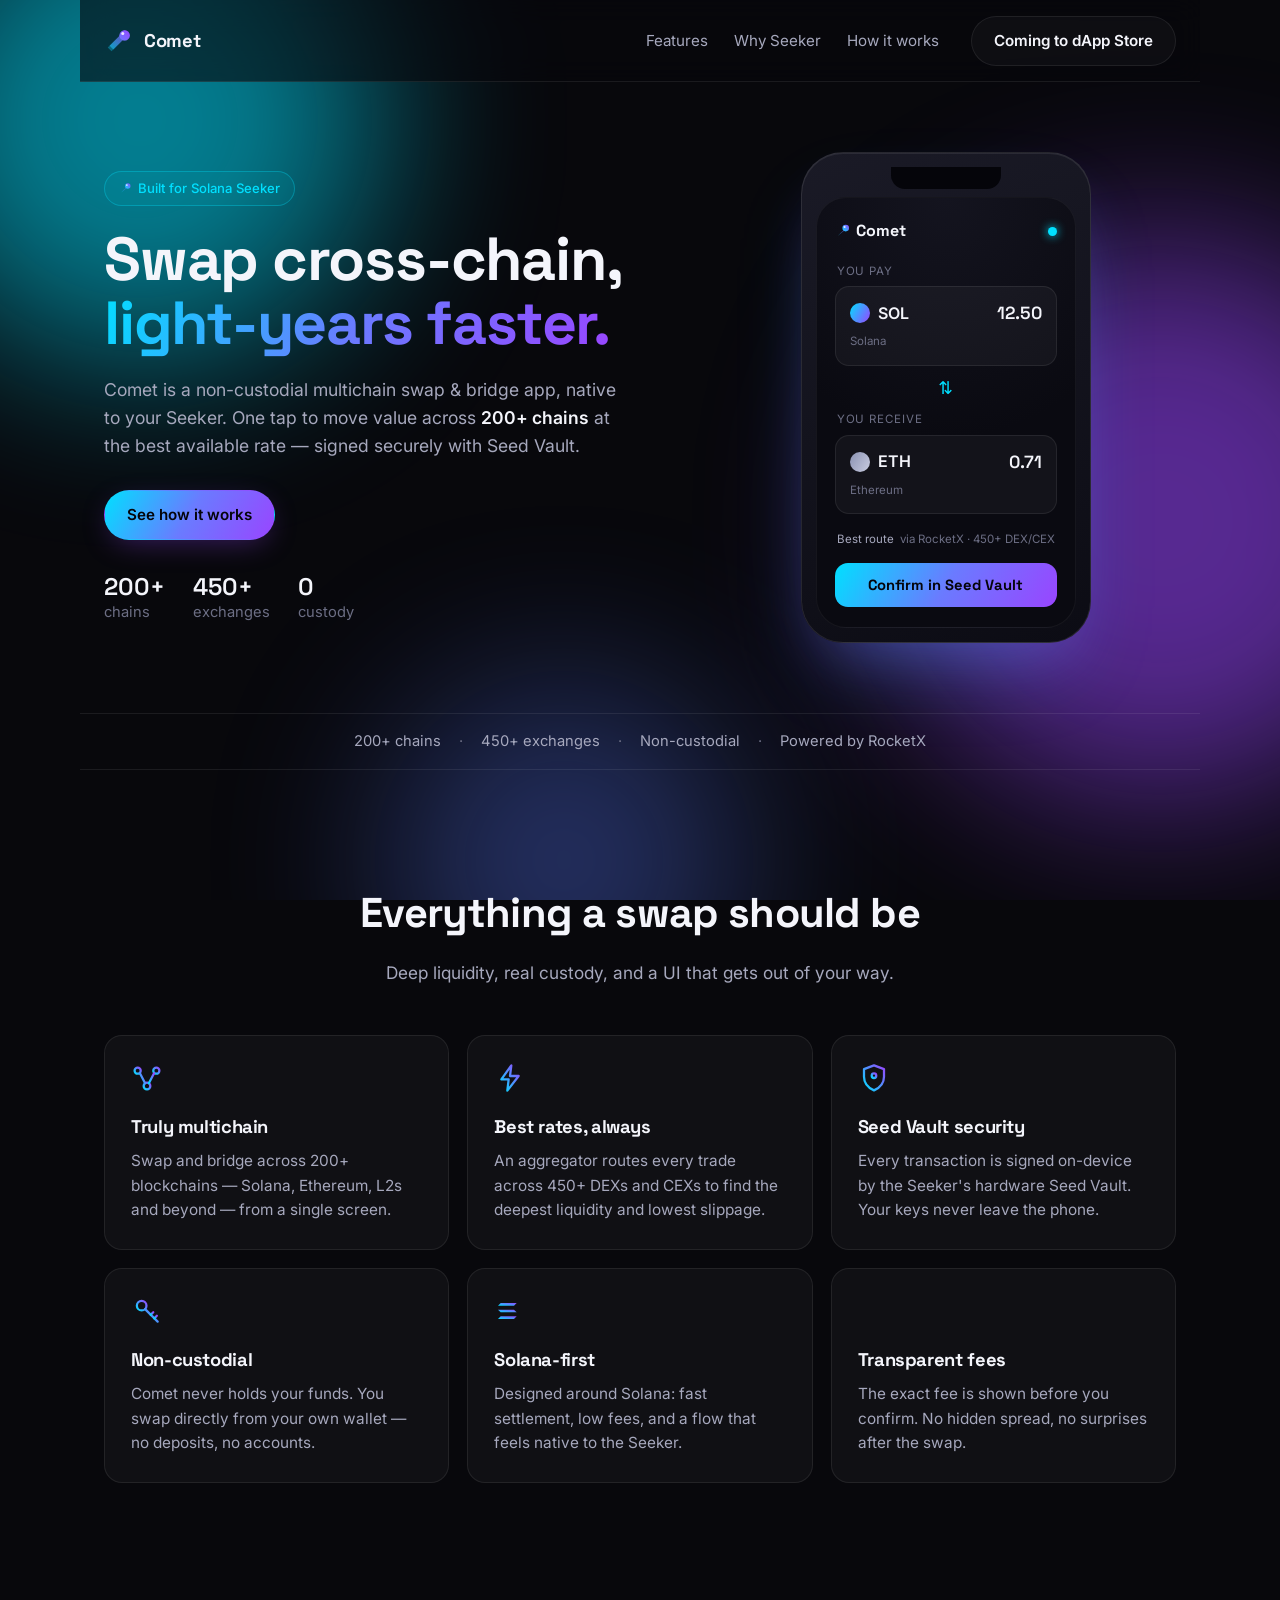
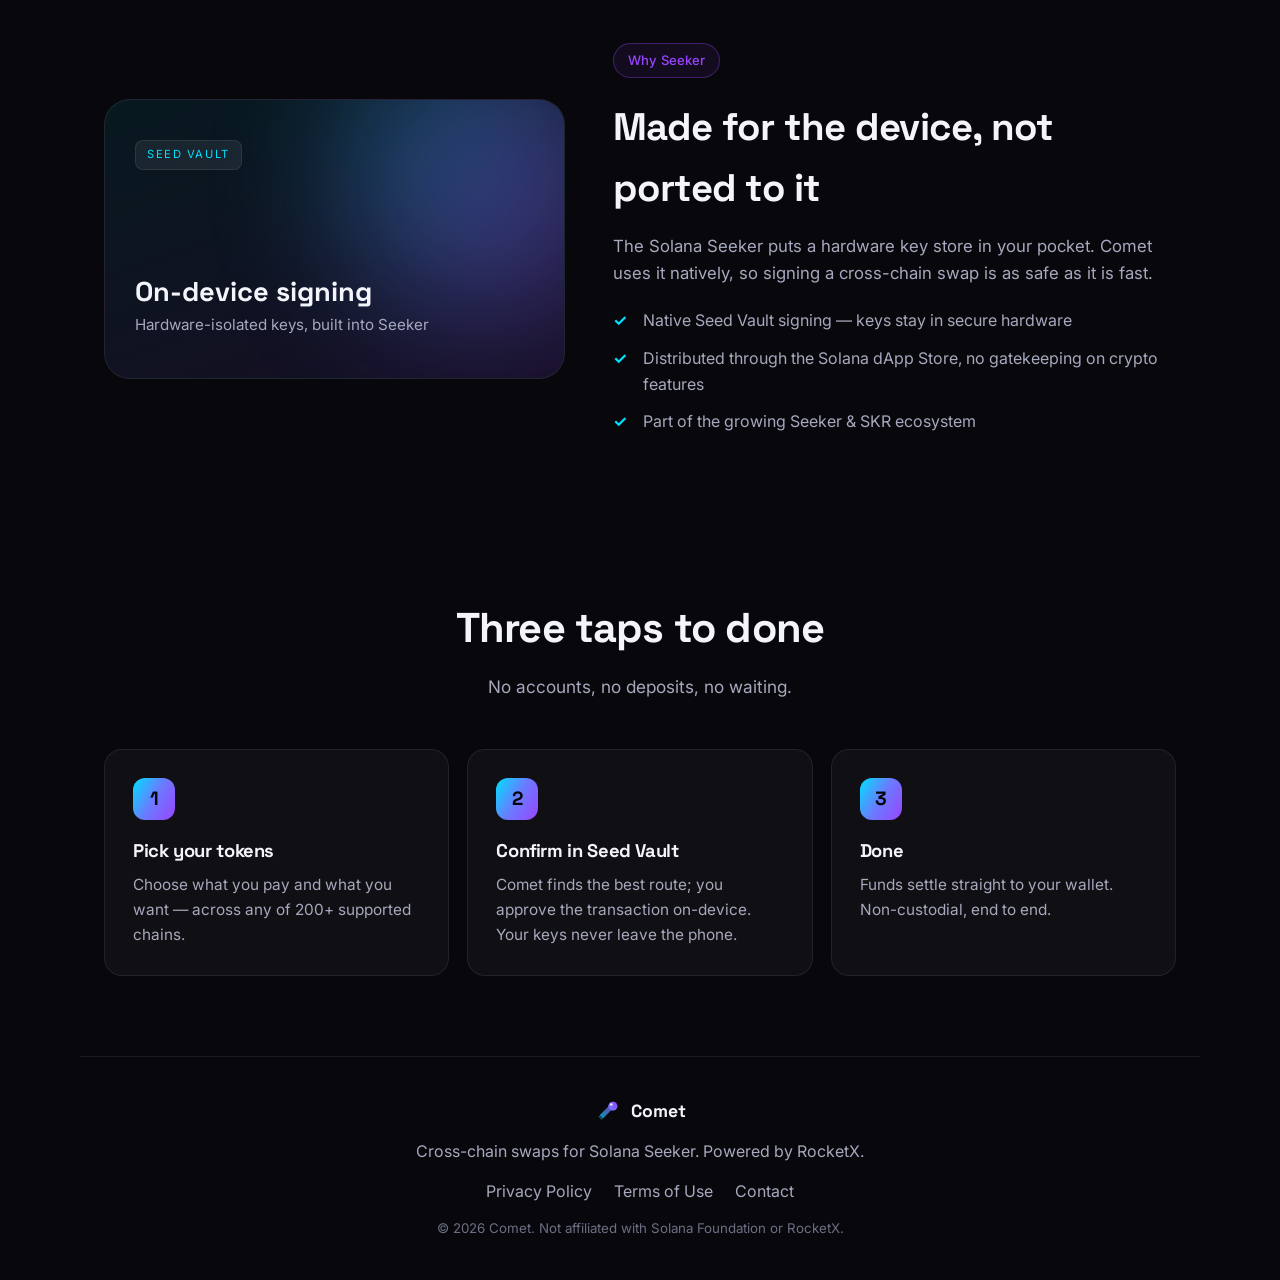
<file: index.html>
<!DOCTYPE html>
<html lang="en">
<head>
  <meta charset="UTF-8" />
  <meta name="viewport" content="width=device-width, initial-scale=1.0" />
  <title>Comet — Cross-chain swaps for Solana Seeker</title>
  <meta name="description" content="Comet is a non-custodial multichain swap & bridge app built for the Solana Seeker. Swap across 200+ chains at the best rates, signed securely with Seed Vault." />
  <meta name="theme-color" content="#08080C" />

  <!-- Open Graph -->
  <meta property="og:title" content="Comet — Cross-chain swaps for Solana Seeker" />
  <meta property="og:description" content="Swap across 200+ chains, light-years faster. Non-custodial, Solana-first, built for Seeker." />
  <meta property="og:type" content="website" />

  <link rel="icon" href="favicon.svg" type="image/svg+xml" />
  <link rel="preconnect" href="https://fonts.googleapis.com" />
  <link rel="preconnect" href="https://fonts.gstatic.com" crossorigin />
  <link href="https://fonts.googleapis.com/css2?family=Space+Grotesk:wght@500;600;700&family=Inter:wght@400;500;600&display=swap" rel="stylesheet" />
  <link rel="stylesheet" href="styles.css" />
</head>
<body>
  <!-- Shared gradient for inline icons -->
  <svg width="0" height="0" style="position:absolute" aria-hidden="true" focusable="false">
    <defs>
      <linearGradient id="ig" x1="0" y1="1" x2="1" y2="0">
        <stop stop-color="#00E0FF" />
        <stop offset="1" stop-color="#9945FF" />
      </linearGradient>
    </defs>
  </svg>

  <!-- Animated background orbs -->
  <div class="bg-orbs" aria-hidden="true">
    <span class="orb orb--cyan"></span>
    <span class="orb orb--violet"></span>
    <span class="orb orb--cyan2"></span>
  </div>

  <!-- Nav -->
  <header class="nav">
    <a class="brand" href="#top" aria-label="Comet home">
      <img src="assets/logo.svg" alt="" class="brand__logo" width="30" height="30" />
      <span class="brand__name">Comet</span>
    </a>
    <nav class="nav__links">
      <a href="#features">Features</a>
      <a href="#seeker">Why Seeker</a>
      <a href="#how">How it works</a>
    </nav>
    <a href="mailto:cismytb@gmail.com" class="btn btn--ghost nav__cta">Coming to dApp Store</a>
  </header>

  <main id="top">
    <!-- Hero -->
    <section class="hero">
      <div class="hero__copy">
        <span class="pill"><svg class="ico-inline" viewBox="0 0 24 24" aria-hidden="true"><circle cx="15.3" cy="8.7" r="4.7" fill="url(#ig)"/><path d="M12.6 11.4 Q7.5 15.8 4 20 Q9.6 15.2 13.7 12.3 Z" fill="url(#ig)" opacity="0.5"/><circle cx="13.7" cy="7.1" r="1.5" fill="#fff" opacity="0.85"/></svg>Built for Solana Seeker</span>
        <h1 class="hero__title">
          Swap cross-chain,<br /><span class="gradient-text">light-years faster.</span>
        </h1>
        <p class="hero__sub">
          Comet is a non-custodial multichain swap &amp; bridge app, native to your
          Seeker. One tap to move value across <strong>200+ chains</strong> at the
          best available rate — signed securely with Seed Vault.
        </p>
        <div class="hero__actions">
          <a href="#how" class="btn btn--primary">See how it works</a>
        </div>
        <ul class="trust" aria-label="Highlights">
          <li><strong>200+</strong> chains</li>
          <li><strong>450+</strong> exchanges</li>
          <li><strong>0</strong> custody</li>
        </ul>
      </div>

      <!-- Phone mockup -->
      <div class="hero__phone" aria-hidden="true">
        <div class="phone">
          <div class="phone__notch"></div>
          <div class="phone__screen">
            <div class="app__top">
              <span class="app__logo"><svg class="ico-inline" viewBox="0 0 24 24" aria-hidden="true"><circle cx="15.3" cy="8.7" r="4.7" fill="url(#ig)"/><path d="M12.6 11.4 Q7.5 15.8 4 20 Q9.6 15.2 13.7 12.3 Z" fill="url(#ig)" opacity="0.5"/><circle cx="13.7" cy="7.1" r="1.5" fill="#fff" opacity="0.85"/></svg>Comet</span>
              <span class="app__dot"></span>
            </div>
            <p class="app__label">You pay</p>
            <div class="swap-card">
              <div class="swap-card__row">
                <span class="token"><span class="token__ico token__ico--sol"></span>SOL</span>
                <span class="amount">12.50</span>
              </div>
              <small class="swap-card__chain">Solana</small>
            </div>
            <div class="swap-arrow">⇅</div>
            <p class="app__label">You receive</p>
            <div class="swap-card">
              <div class="swap-card__row">
                <span class="token"><span class="token__ico token__ico--eth"></span>ETH</span>
                <span class="amount">0.71</span>
              </div>
              <small class="swap-card__chain">Ethereum</small>
            </div>
            <div class="route">
              <span>Best route</span>
              <span class="route__via">via RocketX · 450+ DEX/CEX</span>
            </div>
            <button class="app__cta">Confirm in Seed Vault</button>
          </div>
        </div>
      </div>
    </section>

    <!-- Trust strip -->
    <div class="strip">
      <span>200+ chains</span><i>·</i>
      <span>450+ exchanges</span><i>·</i>
      <span>Non-custodial</span><i>·</i>
      <span>Powered by RocketX</span>
    </div>

    <!-- Features -->
    <section id="features" class="section">
      <div class="section__head reveal">
        <h2>Everything a swap should be</h2>
        <p>Deep liquidity, real custody, and a UI that gets out of your way.</p>
      </div>
      <div class="grid">
        <article class="card reveal">
          <div class="card__ico"><svg class="ico" viewBox="0 0 24 24" fill="none" stroke="url(#ig)" stroke-width="1.7" stroke-linecap="round" stroke-linejoin="round" aria-hidden="true"><circle cx="5" cy="6.5" r="2.3"/><circle cx="19" cy="6.5" r="2.3"/><circle cx="12" cy="18" r="2.5"/><path d="M6.7 8.4 10.6 15.9"/><path d="M17.3 8.4 13.4 15.9"/><path d="M7.2 6.5h9.6"/></svg></div>
          <h3>Truly multichain</h3>
          <p>Swap and bridge across 200+ blockchains — Solana, Ethereum, L2s and beyond — from a single screen.</p>
        </article>
        <article class="card reveal">
          <div class="card__ico"><svg class="ico" viewBox="0 0 24 24" fill="none" stroke="url(#ig)" stroke-width="1.7" stroke-linecap="round" stroke-linejoin="round" aria-hidden="true"><path d="M13 2.5 5.5 13H11l-1 8.5L18.5 10.5H12z"/></svg></div>
          <h3>Best rates, always</h3>
          <p>An aggregator routes every trade across 450+ DEXs and CEXs to find the deepest liquidity and lowest slippage.</p>
        </article>
        <article class="card reveal">
          <div class="card__ico"><svg class="ico" viewBox="0 0 24 24" fill="none" stroke="url(#ig)" stroke-width="1.7" stroke-linecap="round" stroke-linejoin="round" aria-hidden="true"><path d="M12 2.5 19.5 5.3V11c0 5-3.4 8.4-7.5 10.3C7.9 19.4 4.5 16 4.5 11V5.3z"/><circle cx="12" cy="10.3" r="1.7"/><path d="M12 12v3"/></svg></div>
          <h3>Seed Vault security</h3>
          <p>Every transaction is signed on-device by the Seeker's hardware Seed Vault. Your keys never leave the phone.</p>
        </article>
        <article class="card reveal">
          <div class="card__ico"><svg class="ico" viewBox="0 0 24 24" fill="none" stroke="url(#ig)" stroke-width="1.7" stroke-linecap="round" stroke-linejoin="round" aria-hidden="true"><circle cx="8" cy="8" r="3.6"/><path d="M10.6 10.6 20 20"/><path d="M17.5 17.5 19.4 15.6"/><path d="M14.8 14.8 16.7 12.9"/></svg></div>
          <h3>Non-custodial</h3>
          <p>Comet never holds your funds. You swap directly from your own wallet — no deposits, no accounts.</p>
        </article>
        <article class="card reveal">
          <div class="card__ico"><svg class="ico" viewBox="0 0 24 24" fill="url(#ig)" aria-hidden="true"><path d="M5 6h12l-2 2H3z"/><path d="M3 11h12l2 2H5z"/><path d="M5 16h12l-2 2H3z"/></svg></div>
          <h3>Solana-first</h3>
          <p>Designed around Solana: fast settlement, low fees, and a flow that feels native to the Seeker.</p>
        </article>
        <article class="card reveal">
          <div class="card__ico"><svg class="ico" viewBox="0 0 24 24" fill="none" stroke="url(#ig)" stroke-width="1.7" stroke-linecap="round" stroke-linejoin="round" aria-hidden="true"><path d="M4 20h16"/><path d="M7 20v-5"/><path d="M12 20V8"/><path d="M17 20v-9"/></svg></div>
          <h3>Transparent fees</h3>
          <p>The exact fee is shown before you confirm. No hidden spread, no surprises after the swap.</p>
        </article>
      </div>
    </section>

    <!-- Why Seeker -->
    <section id="seeker" class="section section--split">
      <div class="split__media reveal" aria-hidden="true">
        <div class="seeker-card">
          <span class="seeker-card__chip">SEED VAULT</span>
          <div class="seeker-card__glow"></div>
          <p class="seeker-card__big">On-device signing</p>
          <p class="seeker-card__small">Hardware-isolated keys, built into Seeker</p>
        </div>
      </div>
      <div class="split__copy reveal">
        <span class="pill pill--soft">Why Seeker</span>
        <h2>Made for the device, not ported to it</h2>
        <p>The Solana Seeker puts a hardware key store in your pocket. Comet uses it natively, so signing a cross-chain swap is as safe as it is fast.</p>
        <ul class="checks">
          <li>Native Seed Vault signing — keys stay in secure hardware</li>
          <li>Distributed through the Solana dApp Store, no gatekeeping on crypto features</li>
          <li>Part of the growing Seeker &amp; SKR ecosystem</li>
        </ul>
      </div>
    </section>

    <!-- How it works -->
    <section id="how" class="section">
      <div class="section__head reveal">
        <h2>Three taps to done</h2>
        <p>No accounts, no deposits, no waiting.</p>
      </div>
      <ol class="steps">
        <li class="step reveal">
          <span class="step__n">1</span>
          <h3>Pick your tokens</h3>
          <p>Choose what you pay and what you want — across any of 200+ supported chains.</p>
        </li>
        <li class="step reveal">
          <span class="step__n">2</span>
          <h3>Confirm in Seed Vault</h3>
          <p>Comet finds the best route; you approve the transaction on-device. Your keys never leave the phone.</p>
        </li>
        <li class="step reveal">
          <span class="step__n">3</span>
          <h3>Done</h3>
          <p>Funds settle straight to your wallet. Non-custodial, end to end.</p>
        </li>
      </ol>
    </section>
  </main>

  <footer class="footer">
    <div class="footer__brand">
      <img src="assets/logo.svg" alt="" width="26" height="26" />
      <span>Comet</span>
    </div>
    <p class="footer__tag">Cross-chain swaps for Solana Seeker. Powered by RocketX.</p>
    <nav class="footer__links">
      <a href="privacy.html">Privacy Policy</a>
      <a href="terms.html">Terms of Use</a>
      <a href="mailto:cismytb@gmail.com">Contact</a>
    </nav>
    <small class="footer__copy">© <span id="year">2026</span> Comet. Not affiliated with Solana Foundation or RocketX.</small>
  </footer>

  <script src="script.js"></script>
</body>
</html>
</file>
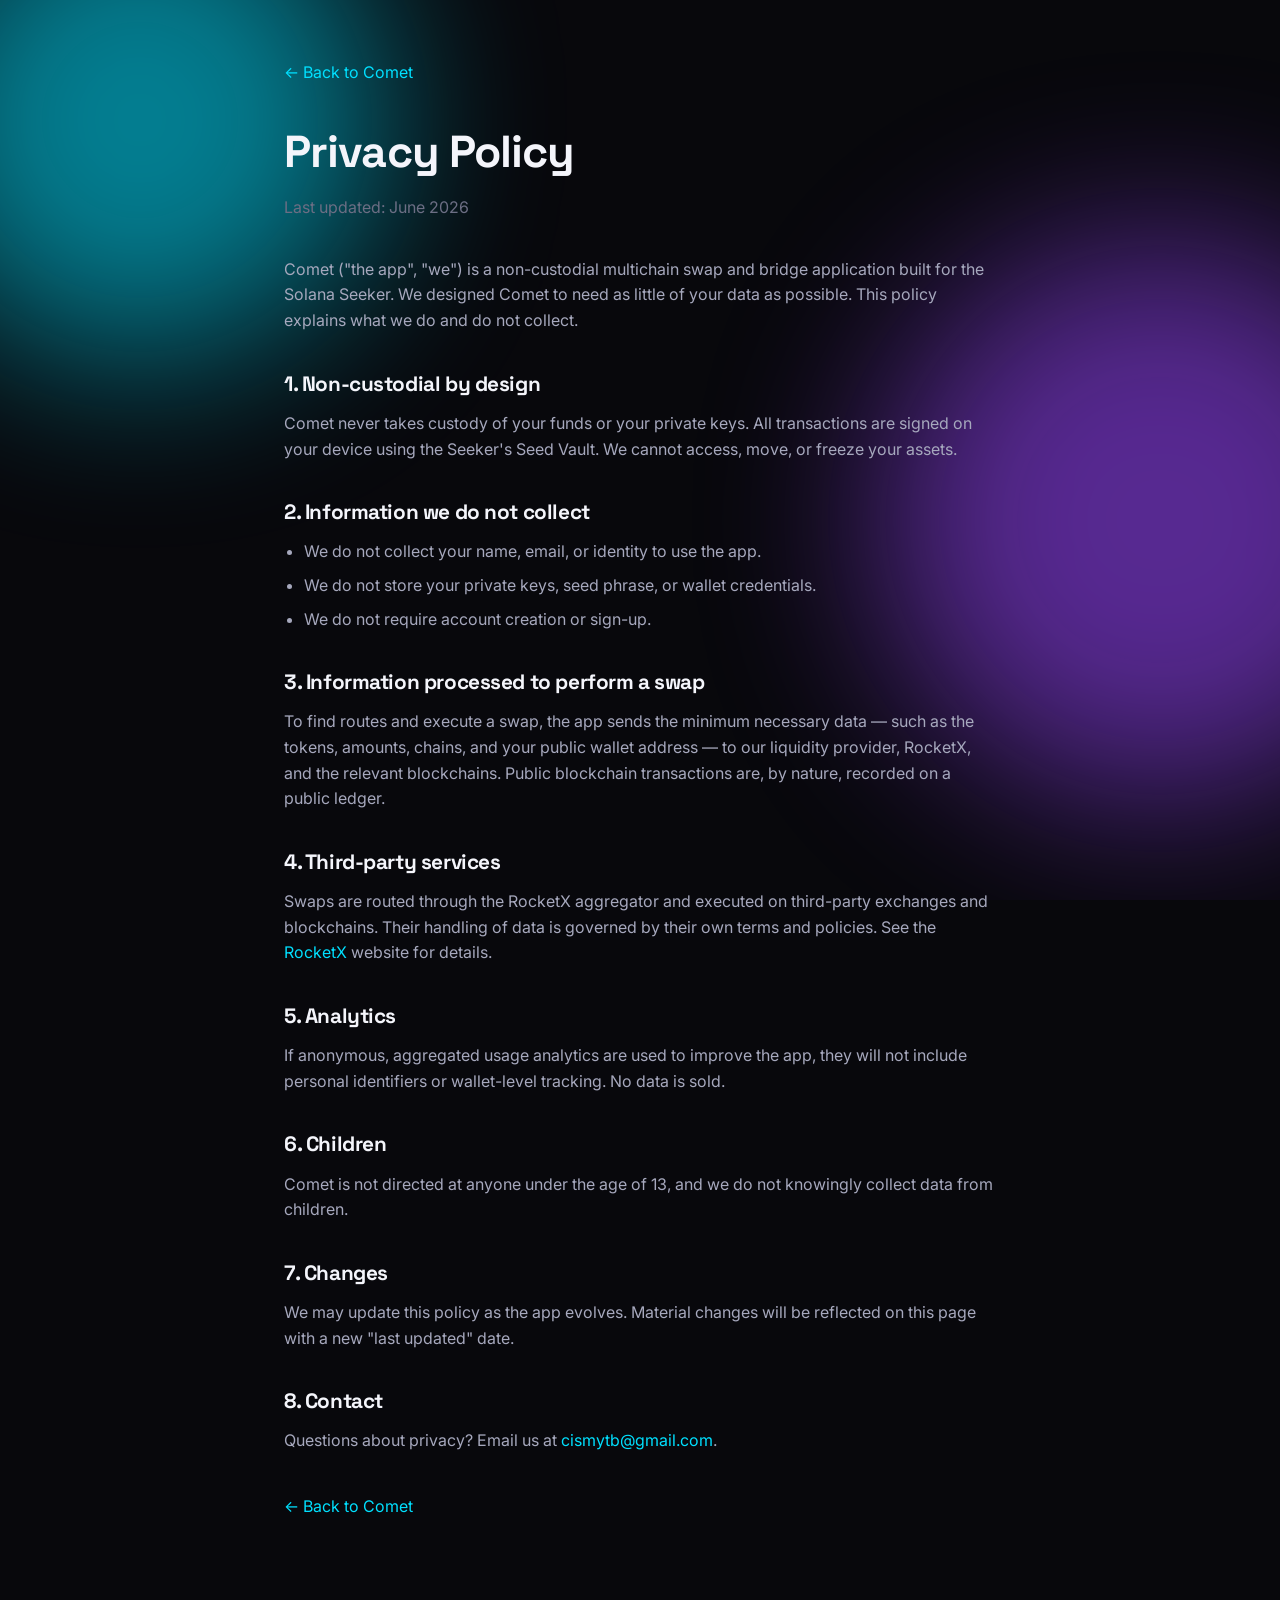
<file: privacy.html>
<!DOCTYPE html>
<html lang="en">
<head>
  <meta charset="UTF-8" />
  <meta name="viewport" content="width=device-width, initial-scale=1.0" />
  <title>Privacy Policy — Comet</title>
  <meta name="description" content="Privacy policy for the Comet app — a non-custodial multichain swap app for Solana Seeker." />
  <link rel="icon" href="favicon.svg" type="image/svg+xml" />
  <link rel="preconnect" href="https://fonts.googleapis.com" />
  <link rel="preconnect" href="https://fonts.gstatic.com" crossorigin />
  <link href="https://fonts.googleapis.com/css2?family=Space+Grotesk:wght@600;700&family=Inter:wght@400;500;600&display=swap" rel="stylesheet" />
  <link rel="stylesheet" href="styles.css" />
  <style>
    .doc { max-width: 760px; margin: 0 auto; padding: 60px 24px 90px; }
    .doc h1 { font-size: clamp(2rem, 5vw, 2.8rem); margin-bottom: 8px; }
    .doc .updated { color: var(--ink-faint); margin-bottom: 36px; }
    .doc h2 { font-size: 1.3rem; margin: 34px 0 10px; }
    .doc p, .doc li { color: var(--ink-dim); }
    .doc ul { margin: 10px 0 0 20px; display: grid; gap: 8px; }
    .doc a { color: var(--cyan); }
    .back { display: inline-flex; align-items: center; gap: 8px; margin-bottom: 30px; color: var(--ink-dim); }
    .back:hover { color: var(--ink); }
  </style>
</head>
<body>
  <div class="bg-orbs" aria-hidden="true">
    <span class="orb orb--cyan"></span>
    <span class="orb orb--violet"></span>
  </div>

  <main class="doc">
    <a class="back" href="index.html">← Back to Comet</a>
    <h1>Privacy Policy</h1>
    <p class="updated">Last updated: June 2026</p>

    <p>Comet ("the app", "we") is a non-custodial multichain swap and bridge application built for the Solana Seeker. We designed Comet to need as little of your data as possible. This policy explains what we do and do not collect.</p>

    <h2>1. Non-custodial by design</h2>
    <p>Comet never takes custody of your funds or your private keys. All transactions are signed on your device using the Seeker's Seed Vault. We cannot access, move, or freeze your assets.</p>

    <h2>2. Information we do not collect</h2>
    <ul>
      <li>We do not collect your name, email, or identity to use the app.</li>
      <li>We do not store your private keys, seed phrase, or wallet credentials.</li>
      <li>We do not require account creation or sign-up.</li>
    </ul>

    <h2>3. Information processed to perform a swap</h2>
    <p>To find routes and execute a swap, the app sends the minimum necessary data — such as the tokens, amounts, chains, and your public wallet address — to our liquidity provider, RocketX, and the relevant blockchains. Public blockchain transactions are, by nature, recorded on a public ledger.</p>

    <h2>4. Third-party services</h2>
    <p>Swaps are routed through the RocketX aggregator and executed on third-party exchanges and blockchains. Their handling of data is governed by their own terms and policies. See the <a href="https://www.rocketx.exchange/" target="_blank" rel="noopener">RocketX</a> website for details.</p>

    <h2>5. Analytics</h2>
    <p>If anonymous, aggregated usage analytics are used to improve the app, they will not include personal identifiers or wallet-level tracking. No data is sold.</p>

    <h2>6. Children</h2>
    <p>Comet is not directed at anyone under the age of 13, and we do not knowingly collect data from children.</p>

    <h2>7. Changes</h2>
    <p>We may update this policy as the app evolves. Material changes will be reflected on this page with a new "last updated" date.</p>

    <h2>8. Contact</h2>
    <p>Questions about privacy? Email us at <a href="mailto:cismytb@gmail.com">cismytb@gmail.com</a>.</p>

    <p style="margin-top:40px"><a class="back" href="index.html">← Back to Comet</a></p>
  </main>
</body>
</html>
</file>
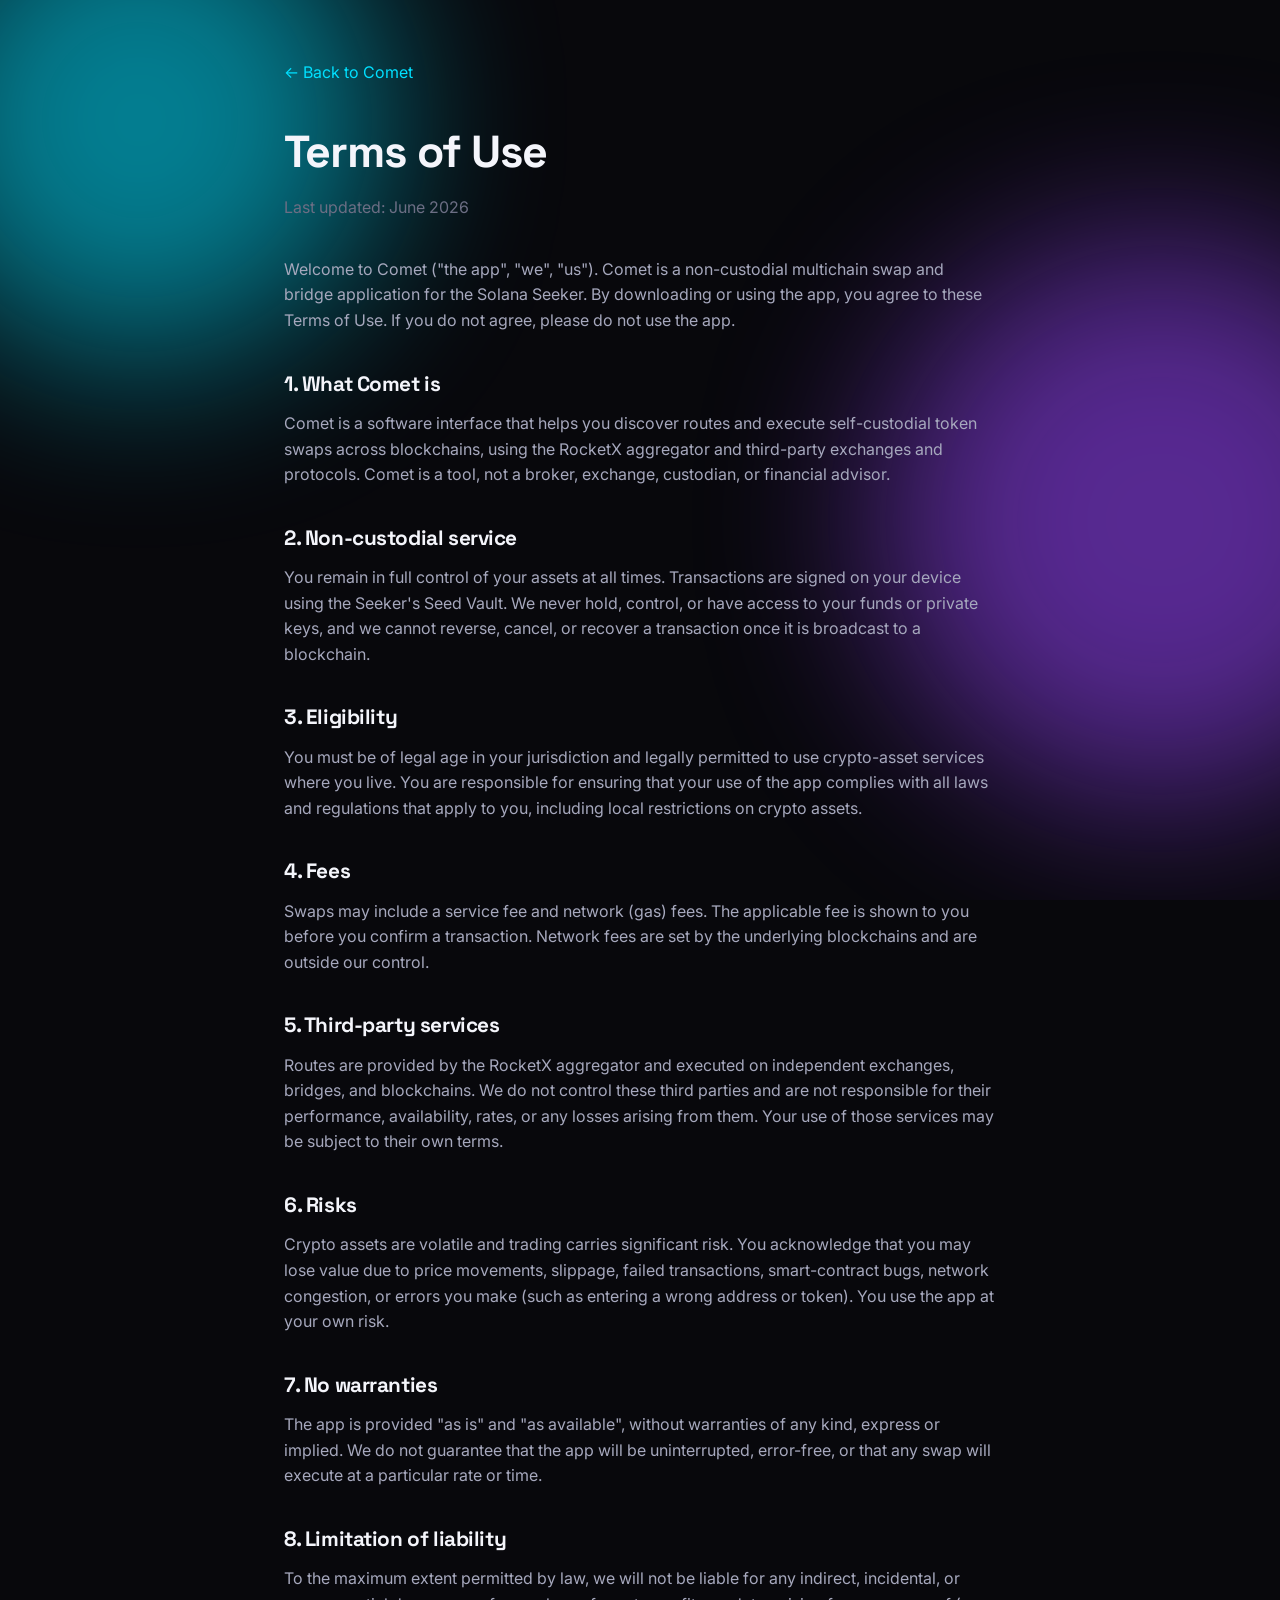
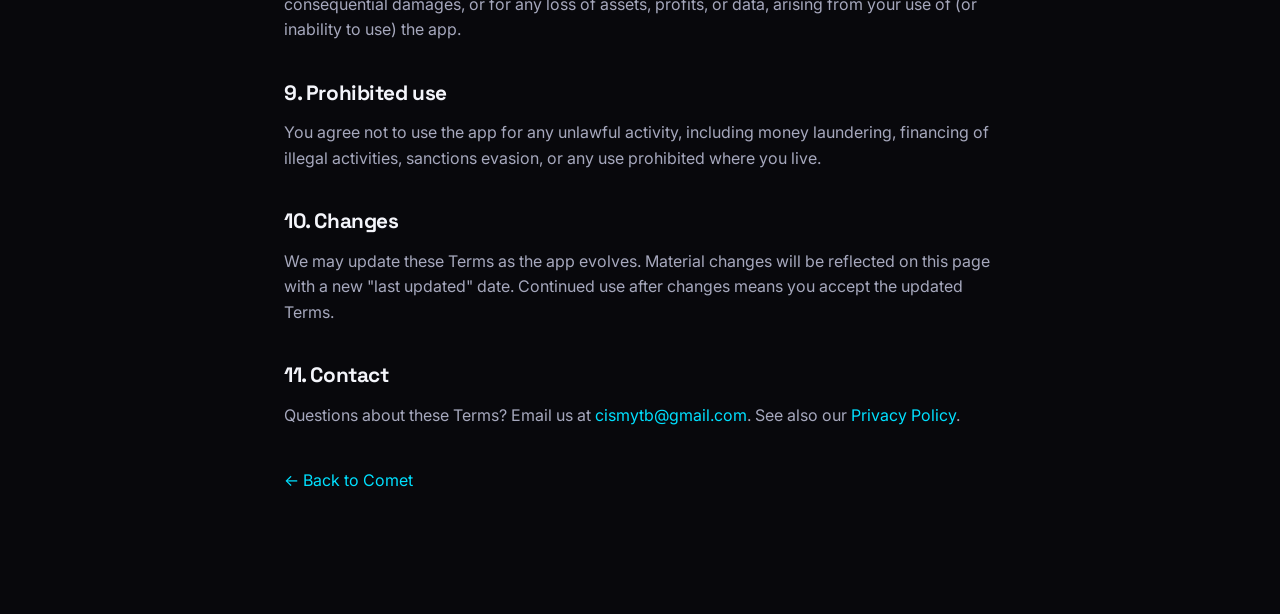
<file: terms.html>
<!DOCTYPE html>
<html lang="en">
<head>
  <meta charset="UTF-8" />
  <meta name="viewport" content="width=device-width, initial-scale=1.0" />
  <title>Terms of Use — Comet</title>
  <meta name="description" content="Terms of Use for the Comet app — a non-custodial multichain swap app for Solana Seeker." />
  <link rel="icon" href="favicon.svg" type="image/svg+xml" />
  <link rel="preconnect" href="https://fonts.googleapis.com" />
  <link rel="preconnect" href="https://fonts.gstatic.com" crossorigin />
  <link href="https://fonts.googleapis.com/css2?family=Space+Grotesk:wght@600;700&family=Inter:wght@400;500;600&display=swap" rel="stylesheet" />
  <link rel="stylesheet" href="styles.css" />
  <style>
    .doc { max-width: 760px; margin: 0 auto; padding: 60px 24px 90px; }
    .doc h1 { font-size: clamp(2rem, 5vw, 2.8rem); margin-bottom: 8px; }
    .doc .updated { color: var(--ink-faint); margin-bottom: 36px; }
    .doc h2 { font-size: 1.3rem; margin: 34px 0 10px; }
    .doc p, .doc li { color: var(--ink-dim); }
    .doc ul { margin: 10px 0 0 20px; display: grid; gap: 8px; }
    .doc a { color: var(--cyan); }
    .back { display: inline-flex; align-items: center; gap: 8px; margin-bottom: 30px; color: var(--ink-dim); }
    .back:hover { color: var(--ink); }
  </style>
</head>
<body>
  <div class="bg-orbs" aria-hidden="true">
    <span class="orb orb--cyan"></span>
    <span class="orb orb--violet"></span>
  </div>

  <main class="doc">
    <a class="back" href="index.html">← Back to Comet</a>
    <h1>Terms of Use</h1>
    <p class="updated">Last updated: June 2026</p>

    <p>Welcome to Comet ("the app", "we", "us"). Comet is a non-custodial multichain swap and bridge application for the Solana Seeker. By downloading or using the app, you agree to these Terms of Use. If you do not agree, please do not use the app.</p>

    <h2>1. What Comet is</h2>
    <p>Comet is a software interface that helps you discover routes and execute self-custodial token swaps across blockchains, using the RocketX aggregator and third-party exchanges and protocols. Comet is a tool, not a broker, exchange, custodian, or financial advisor.</p>

    <h2>2. Non-custodial service</h2>
    <p>You remain in full control of your assets at all times. Transactions are signed on your device using the Seeker's Seed Vault. We never hold, control, or have access to your funds or private keys, and we cannot reverse, cancel, or recover a transaction once it is broadcast to a blockchain.</p>

    <h2>3. Eligibility</h2>
    <p>You must be of legal age in your jurisdiction and legally permitted to use crypto-asset services where you live. You are responsible for ensuring that your use of the app complies with all laws and regulations that apply to you, including local restrictions on crypto assets.</p>

    <h2>4. Fees</h2>
    <p>Swaps may include a service fee and network (gas) fees. The applicable fee is shown to you before you confirm a transaction. Network fees are set by the underlying blockchains and are outside our control.</p>

    <h2>5. Third-party services</h2>
    <p>Routes are provided by the RocketX aggregator and executed on independent exchanges, bridges, and blockchains. We do not control these third parties and are not responsible for their performance, availability, rates, or any losses arising from them. Your use of those services may be subject to their own terms.</p>

    <h2>6. Risks</h2>
    <p>Crypto assets are volatile and trading carries significant risk. You acknowledge that you may lose value due to price movements, slippage, failed transactions, smart-contract bugs, network congestion, or errors you make (such as entering a wrong address or token). You use the app at your own risk.</p>

    <h2>7. No warranties</h2>
    <p>The app is provided "as is" and "as available", without warranties of any kind, express or implied. We do not guarantee that the app will be uninterrupted, error-free, or that any swap will execute at a particular rate or time.</p>

    <h2>8. Limitation of liability</h2>
    <p>To the maximum extent permitted by law, we will not be liable for any indirect, incidental, or consequential damages, or for any loss of assets, profits, or data, arising from your use of (or inability to use) the app.</p>

    <h2>9. Prohibited use</h2>
    <p>You agree not to use the app for any unlawful activity, including money laundering, financing of illegal activities, sanctions evasion, or any use prohibited where you live.</p>

    <h2>10. Changes</h2>
    <p>We may update these Terms as the app evolves. Material changes will be reflected on this page with a new "last updated" date. Continued use after changes means you accept the updated Terms.</p>

    <h2>11. Contact</h2>
    <p>Questions about these Terms? Email us at <a href="mailto:cismytb@gmail.com">cismytb@gmail.com</a>. See also our <a href="privacy.html">Privacy Policy</a>.</p>

    <p style="margin-top:40px"><a class="back" href="index.html">← Back to Comet</a></p>
  </main>
</body>
</html>
</file>
<file: styles.css>
/* ===== Comet — landing styles ===== */
:root {
  --bg: #08080c;
  --bg-soft: #0e0e16;
  --ink: #f4f5fb;
  --ink-dim: #a6a8bd;
  --ink-faint: #6c6e84;
  --cyan: #00e0ff;
  --violet: #9945ff;
  --line: rgba(255, 255, 255, 0.08);
  --card: rgba(255, 255, 255, 0.035);
  --grad: linear-gradient(120deg, #00e0ff 0%, #6a7bff 50%, #9945ff 100%);
  --glow-cyan: rgba(0, 224, 255, 0.35);
  --glow-violet: rgba(153, 69, 255, 0.4);
  --radius: 18px;
  --maxw: 1120px;
}

* { box-sizing: border-box; margin: 0; padding: 0; }

html { scroll-behavior: smooth; }

body {
  font-family: "Inter", system-ui, -apple-system, Segoe UI, Roboto, sans-serif;
  background: var(--bg);
  color: var(--ink);
  line-height: 1.6;
  overflow-x: hidden;
  -webkit-font-smoothing: antialiased;
}

h1, h2, h3, .brand__name { font-family: "Space Grotesk", "Inter", sans-serif; letter-spacing: -0.02em; }

a { color: inherit; text-decoration: none; }
strong { color: var(--ink); font-weight: 600; }

.gradient-text {
  background: var(--grad);
  -webkit-background-clip: text;
  background-clip: text;
  color: transparent;
}

/* ===== Background orbs ===== */
.bg-orbs { position: fixed; inset: 0; z-index: -1; overflow: hidden; pointer-events: none; }
.orb { position: absolute; border-radius: 50%; filter: blur(90px); opacity: 0.55; }
.orb--cyan { width: 480px; height: 480px; background: var(--cyan); top: -120px; left: -100px; animation: float1 18s ease-in-out infinite; }
.orb--violet { width: 560px; height: 560px; background: var(--violet); top: 240px; right: -160px; animation: float2 22s ease-in-out infinite; }
.orb--cyan2 { width: 360px; height: 360px; background: #5a7bff; bottom: -140px; left: 30%; opacity: 0.35; animation: float1 26s ease-in-out infinite; }

@keyframes float1 { 0%,100% { transform: translate(0,0); } 50% { transform: translate(40px,60px); } }
@keyframes float2 { 0%,100% { transform: translate(0,0); } 50% { transform: translate(-50px,40px); } }

/* ===== Nav ===== */
.nav {
  position: sticky; top: 0; z-index: 50;
  display: flex; align-items: center; gap: 24px;
  max-width: var(--maxw); margin: 0 auto; padding: 16px 24px;
  width: 100%;
}
.nav::before {
  content: ""; position: absolute; inset: 0; z-index: -1;
  background: rgba(8, 8, 12, 0.6); backdrop-filter: blur(14px);
  border-bottom: 1px solid var(--line);
}
.brand { display: flex; align-items: center; gap: 10px; font-weight: 700; font-size: 1.15rem; }
.brand__logo { display: block; }
.nav__links { display: flex; gap: 26px; margin-left: auto; font-size: 0.95rem; color: var(--ink-dim); }
.nav__links a:hover { color: var(--ink); }
.nav__cta { margin-left: 8px; }

@media (max-width: 760px) {
  .nav__links { display: none; }
  .nav__cta { margin-left: auto; }
}

/* ===== Buttons ===== */
.btn {
  display: inline-flex; align-items: center; justify-content: center;
  padding: 12px 22px; border-radius: 999px; font-weight: 600; font-size: 0.95rem;
  border: 1px solid transparent; cursor: pointer; transition: transform .15s ease, box-shadow .2s ease, background .2s ease;
}
.btn--primary { background: var(--grad); color: #04040a; box-shadow: 0 8px 30px -8px var(--glow-violet); }
.btn--primary:hover { transform: translateY(-2px); box-shadow: 0 14px 40px -10px var(--glow-cyan); }
.btn--ghost { border-color: var(--line); background: rgba(255,255,255,0.03); color: var(--ink); }
.btn--ghost:hover { border-color: rgba(255,255,255,0.25); transform: translateY(-2px); }
.btn--lg { padding: 16px 34px; font-size: 1.05rem; }

/* ===== Hero ===== */
.hero {
  max-width: var(--maxw); margin: 0 auto; padding: 70px 24px 40px;
  display: grid; grid-template-columns: 1.1fr 0.9fr; gap: 48px; align-items: center;
}
.pill {
  display: inline-block; padding: 6px 14px; border-radius: 999px; font-size: 0.82rem;
  color: var(--cyan); border: 1px solid rgba(0,224,255,0.3); background: rgba(0,224,255,0.06);
  margin-bottom: 22px; font-weight: 500;
}
.pill--soft { color: var(--violet); border-color: rgba(153,69,255,0.35); background: rgba(153,69,255,0.08); margin-bottom: 18px; }
.hero__title { font-size: clamp(2.4rem, 5.5vw, 3.8rem); line-height: 1.05; font-weight: 700; }
.hero__sub { margin-top: 20px; color: var(--ink-dim); font-size: 1.1rem; max-width: 520px; }
.hero__actions { display: flex; gap: 14px; margin-top: 30px; flex-wrap: wrap; }
.trust { list-style: none; display: flex; gap: 28px; margin-top: 34px; }
.trust li { color: var(--ink-faint); font-size: 0.92rem; }
.trust strong { display: block; font-size: 1.5rem; font-family: "Space Grotesk"; color: var(--ink); line-height: 1.1; }

@media (max-width: 880px) {
  .hero { grid-template-columns: 1fr; padding-top: 48px; }
  .hero__phone { order: -1; display: flex; justify-content: center; }
}

/* ===== Phone mockup ===== */
.hero__phone { display: flex; justify-content: center; }
.phone {
  position: relative; width: 290px; padding: 14px; border-radius: 42px;
  background: linear-gradient(160deg, #1a1a26, #0c0c14);
  border: 1px solid rgba(255,255,255,0.1);
  box-shadow: 0 40px 90px -30px rgba(0,224,255,0.25), 0 30px 60px -20px rgba(153,69,255,0.3), inset 0 1px 0 rgba(255,255,255,0.08);
  animation: rise 1s ease both;
}
@keyframes rise { from { opacity: 0; transform: translateY(24px); } to { opacity: 1; transform: translateY(0); } }
.phone__notch { width: 110px; height: 22px; background: #05050a; border-radius: 0 0 14px 14px; margin: 0 auto 8px; }
.phone__screen {
  background: radial-gradient(120% 80% at 50% 0%, #14141f 0%, #0a0a11 70%);
  border-radius: 30px; padding: 20px 18px; border: 1px solid rgba(255,255,255,0.05);
}
.app__top { display: flex; justify-content: space-between; align-items: center; margin-bottom: 18px; }
.app__logo { font-family: "Space Grotesk"; font-weight: 700; font-size: 1rem; }
.app__dot { width: 9px; height: 9px; border-radius: 50%; background: var(--cyan); box-shadow: 0 0 10px var(--cyan); }
.app__label { font-size: 0.72rem; color: var(--ink-faint); text-transform: uppercase; letter-spacing: 0.08em; margin: 8px 2px 6px; }
.swap-card { background: rgba(255,255,255,0.04); border: 1px solid var(--line); border-radius: 14px; padding: 12px 14px; }
.swap-card__row { display: flex; justify-content: space-between; align-items: center; }
.token { display: flex; align-items: center; gap: 8px; font-weight: 600; }
.token__ico { width: 20px; height: 20px; border-radius: 50%; display: inline-block; }
.token__ico--sol { background: linear-gradient(120deg, #00e0ff, #9945ff); }
.token__ico--eth { background: linear-gradient(120deg, #8a92b2, #c9cce0); }
.amount { font-family: "Space Grotesk"; font-weight: 600; font-size: 1.1rem; }
.swap-card__chain { color: var(--ink-faint); font-size: 0.72rem; }
.swap-arrow { text-align: center; color: var(--cyan); font-size: 1.1rem; margin: 8px 0; }
.route { display: flex; justify-content: space-between; align-items: center; margin: 16px 2px 14px; font-size: 0.72rem; color: var(--ink-dim); }
.route__via { color: var(--ink-faint); }
.app__cta { width: 100%; padding: 13px; border: none; border-radius: 13px; background: var(--grad); color: #04040a; font-weight: 700; font-family: "Space Grotesk"; font-size: 0.92rem; cursor: pointer; }

/* ===== Strip ===== */
.strip {
  max-width: var(--maxw); margin: 30px auto; padding: 16px 24px;
  display: flex; flex-wrap: wrap; justify-content: center; gap: 18px;
  color: var(--ink-dim); font-size: 0.92rem; border-top: 1px solid var(--line); border-bottom: 1px solid var(--line);
}
.strip i { color: var(--ink-faint); font-style: normal; }

/* ===== Sections ===== */
.section { max-width: var(--maxw); margin: 0 auto; padding: 80px 24px; }
.section__head { text-align: center; max-width: 620px; margin: 0 auto 48px; }
.section__head h2 { font-size: clamp(1.8rem, 4vw, 2.6rem); }
.section__head p { color: var(--ink-dim); margin-top: 12px; font-size: 1.08rem; }

/* ===== Feature grid ===== */
.grid { display: grid; grid-template-columns: repeat(3, 1fr); gap: 18px; }
@media (max-width: 880px) { .grid { grid-template-columns: 1fr 1fr; } }
@media (max-width: 560px) { .grid { grid-template-columns: 1fr; } }
.card {
  background: var(--card); border: 1px solid var(--line); border-radius: var(--radius);
  padding: 26px; transition: transform .2s ease, border-color .2s ease, background .2s ease;
}
.card:hover { transform: translateY(-4px); border-color: rgba(0,224,255,0.3); background: rgba(255,255,255,0.05); }
.card__ico { margin-bottom: 16px; height: 34px; }
.ico { width: 32px; height: 32px; display: block; }
.ico-inline { width: 1.05em; height: 1.05em; vertical-align: -0.18em; margin-right: 5px; }
.card h3 { font-size: 1.15rem; margin-bottom: 8px; }
.card p { color: var(--ink-dim); font-size: 0.96rem; }

/* ===== Split (Why Seeker) ===== */
.section--split { display: grid; grid-template-columns: 0.9fr 1.1fr; gap: 48px; align-items: center; }
@media (max-width: 880px) { .section--split { grid-template-columns: 1fr; } }
.seeker-card {
  position: relative; border-radius: 26px; padding: 40px 30px; min-height: 280px;
  background: linear-gradient(160deg, rgba(0,224,255,0.08), rgba(153,69,255,0.1));
  border: 1px solid var(--line); overflow: hidden; display: flex; flex-direction: column; justify-content: flex-end;
}
.seeker-card__glow { position: absolute; width: 280px; height: 280px; border-radius: 50%; background: var(--grad); filter: blur(70px); opacity: 0.4; top: -60px; right: -60px; }
.seeker-card__chip { align-self: flex-start; font-size: 0.7rem; letter-spacing: 0.14em; padding: 5px 11px; border-radius: 8px; background: rgba(255,255,255,0.07); border: 1px solid var(--line); color: var(--cyan); position: relative; }
.seeker-card__big { font-family: "Space Grotesk"; font-weight: 700; font-size: 1.7rem; margin-top: auto; position: relative; }
.seeker-card__small { color: var(--ink-dim); font-size: 0.95rem; position: relative; }
.split__copy h2 { font-size: clamp(1.7rem, 3.6vw, 2.4rem); margin-bottom: 14px; }
.split__copy > p { color: var(--ink-dim); font-size: 1.05rem; }
.checks { list-style: none; margin-top: 22px; display: grid; gap: 12px; }
.checks li { position: relative; padding-left: 30px; color: var(--ink-dim); }
.checks li::before { content: "✓"; position: absolute; left: 0; top: 0; color: var(--cyan); font-weight: 700; }

/* ===== Steps ===== */
.steps { list-style: none; display: grid; grid-template-columns: repeat(3, 1fr); gap: 18px; counter-reset: step; }
@media (max-width: 760px) { .steps { grid-template-columns: 1fr; } }
.step { background: var(--card); border: 1px solid var(--line); border-radius: var(--radius); padding: 28px; }
.step__n {
  display: inline-flex; align-items: center; justify-content: center; width: 42px; height: 42px;
  border-radius: 12px; font-family: "Space Grotesk"; font-weight: 700; font-size: 1.2rem;
  background: var(--grad); color: #04040a; margin-bottom: 16px;
}
.step h3 { font-size: 1.15rem; margin-bottom: 8px; }
.step p { color: var(--ink-dim); font-size: 0.96rem; }

/* ===== Footer ===== */
.footer { border-top: 1px solid var(--line); max-width: var(--maxw); margin: 0 auto; padding: 40px 24px; display: grid; gap: 14px; justify-items: center; text-align: center; }
.footer__brand { display: flex; align-items: center; gap: 10px; font-family: "Space Grotesk"; font-weight: 700; font-size: 1.1rem; }
.footer__tag { color: var(--ink-dim); }
.footer__links { display: flex; gap: 22px; }
.footer__links a { color: var(--ink-dim); }
.footer__links a:hover { color: var(--ink); }
.footer__copy { color: var(--ink-faint); }

/* ===== Reveal animation ===== */
.reveal { opacity: 0; transform: translateY(22px); transition: opacity .6s ease, transform .6s ease; }
.reveal.is-visible { opacity: 1; transform: translateY(0); }

@media (prefers-reduced-motion: reduce) {
  .orb, .phone { animation: none; }
  .reveal { opacity: 1; transform: none; transition: none; }
  html { scroll-behavior: auto; }
}
</file>
